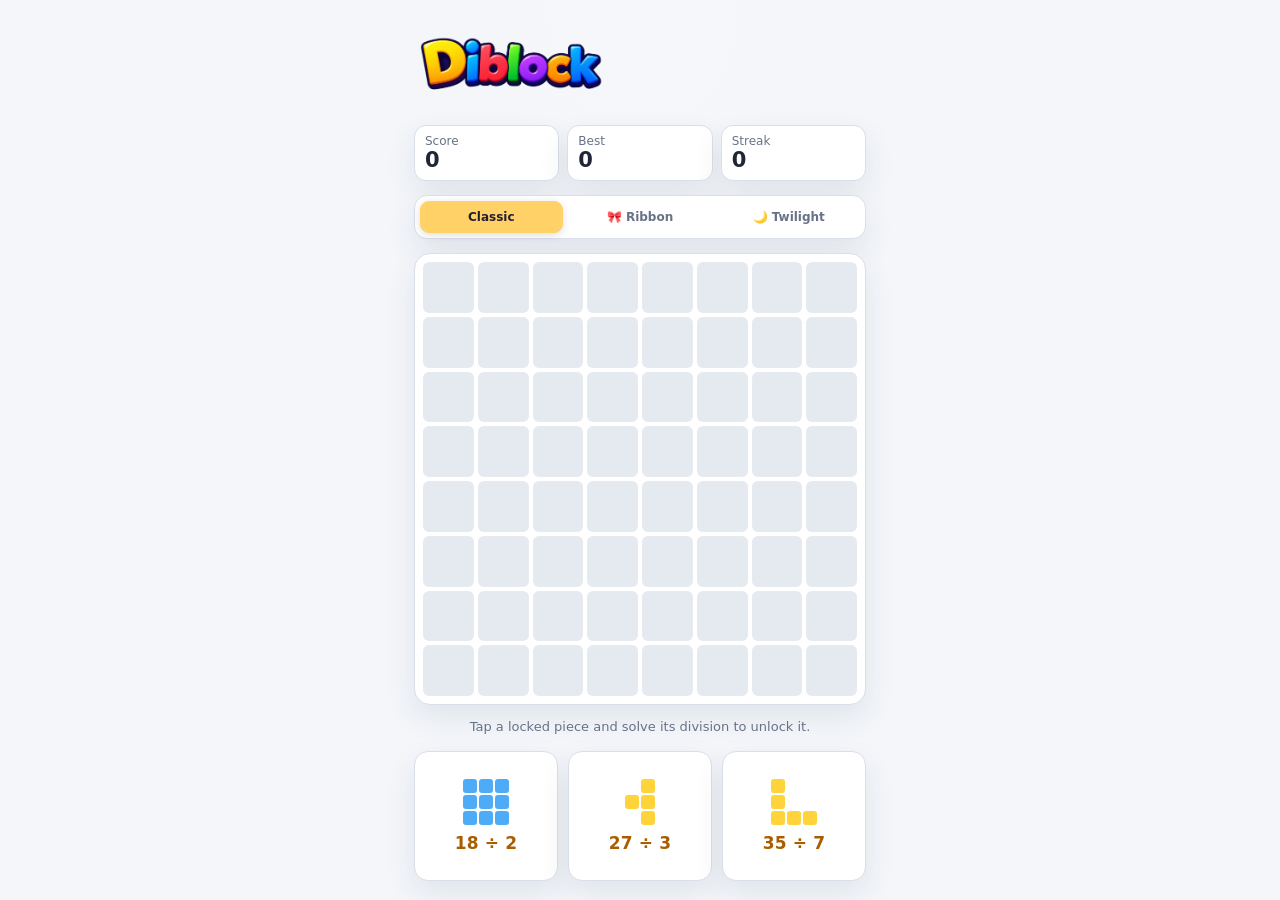
<file: index.html>
<!DOCTYPE html>
<html lang="en">
<head>
<meta charset="utf-8">
<meta name="viewport" content="width=device-width,initial-scale=1,viewport-fit=cover">
<title>Division Block Blast</title>
<link rel="icon" type="image/png" href="diblock%20-%20icon.png">
<link rel="stylesheet" href="style.css">
</head>
<body>
<div id="app">
  <header>
    <h1 class="brand"><img class="brand-logo" src="diblock%20-%20logo.png" alt="Diblock"></h1>
    <div class="stats"><div>Score<b id="score">0</b></div><div>Best<b id="best">0</b></div><div>Streak<b id="streak">0</b></div></div>
  </header>
  <nav class="themes" aria-label="Choose a theme">
    <button class="theme-button" type="button" data-theme="classic" aria-pressed="true">Classic</button>
    <button class="theme-button" type="button" data-theme="ribbon" aria-pressed="false">🎀 Ribbon</button>
    <button class="theme-button" type="button" data-theme="twilight" aria-pressed="false">🌙 Twilight</button>
  </nav>
  <div id="board"></div>
  <div id="msg">Tap a locked piece and solve its division to unlock it.</div>
  <div id="tray"></div>
</div>
<div id="ghost"></div>

<div class="modal" id="qm"><div class="box" id="qbox">
  <h2>Solve to unlock the piece</h2>
  <div class="ld"><span class="d" id="qd"></span><span class="n" id="qn"></span></div>
  <div class="ans">
    <label>Quotient<input id="aq" type="number" inputmode="numeric"></label>
    <label id="rl">Remainder<input id="ar" type="number" inputmode="numeric"></label>
  </div>
  <div id="qerr"></div>
  <div class="row"><button class="g" id="qc">Cancel</button><button id="qs">Check</button></div>
</div></div>

<div class="modal" id="over"><div class="box">
  <h2>Game over</h2>
  <div class="final-score" id="fs">0</div>
  <div class="game-over-copy">No more pieces fit on the board.</div>
  <div class="row"><button id="again">Play again</button></div>
</div></div>

<script src="script.js"></script>
</body>
</html>
</file>
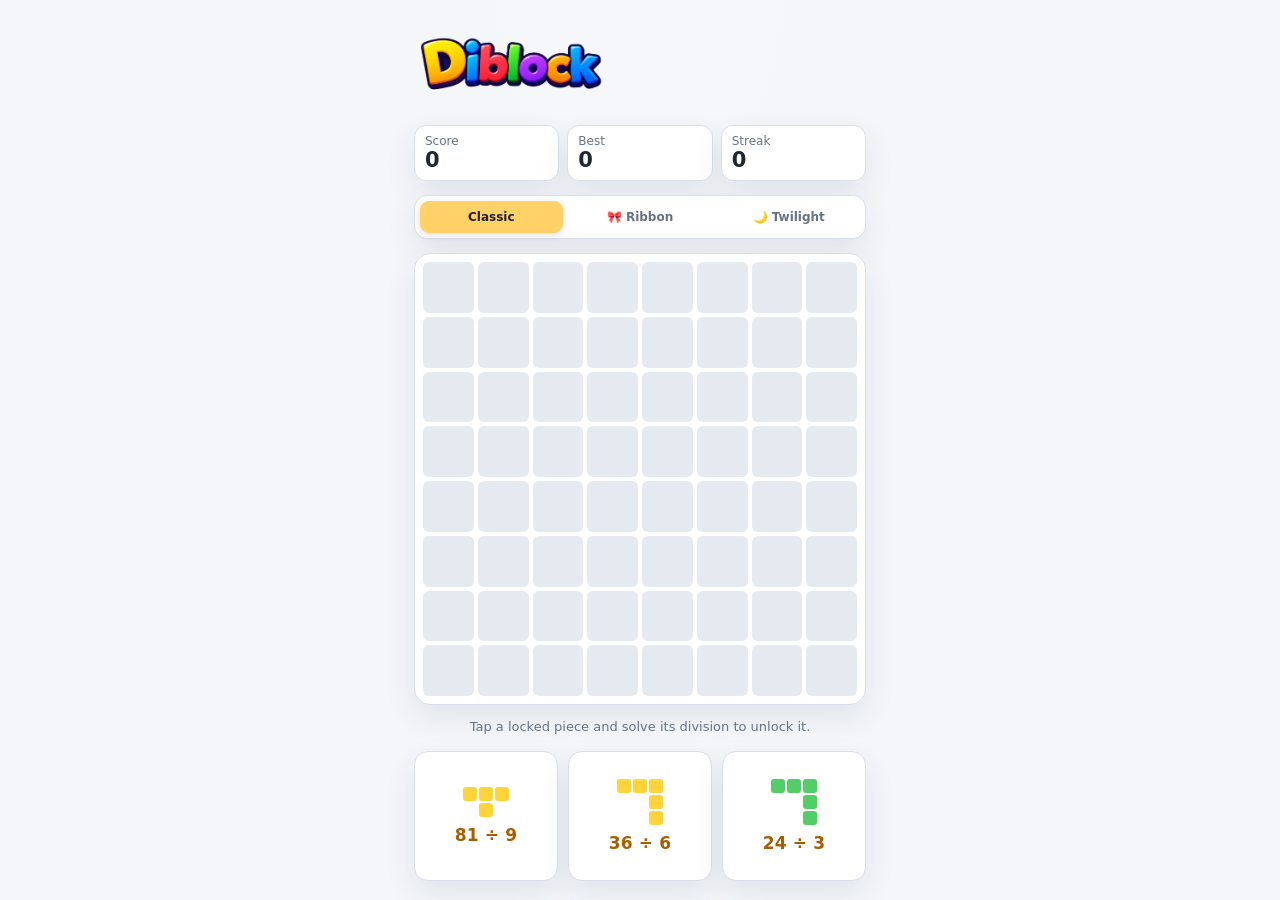
<file: division-block-blast.html>
<!DOCTYPE html>
<html lang="en">
<head>
<meta charset="utf-8">
<meta name="viewport" content="width=device-width,initial-scale=1">
<meta http-equiv="refresh" content="0;url=index.html">
<title>Division Block Blast</title>
<link rel="canonical" href="index.html">
</head>
<body>
<p>The game has moved to <a href="index.html">Division Block Blast</a>.</p>
</body>
</html>
</file>
<file: style.css>
:root{color-scheme:light;--bg:#f4f6fa;--panel:#ffffff;--panel-raised:#edf0f5;--cell:#e5e9f0;--text:#202638;--mut:#687287;--acc:#ffd166;--accent-ink:#a85e00;--ready:#268253;--line:#d8deea;--shadow:0 12px 30px #25314a18}
:root[data-theme="ribbon"]{color-scheme:light;--bg:#f8dce8;--panel:#fff1f6;--panel-raised:#ffe5ef;--cell:#f4ccdc;--text:#542b43;--mut:#93647c;--acc:#dd4f91;--accent-ink:#a62864;--ready:#267350;--line:#e9aec9;--shadow:0 12px 30px #a64a7330}
:root[data-theme="twilight"]{color-scheme:dark;--bg:#111a39;--panel:#1c2a52;--panel-raised:#263963;--cell:#2b3e68;--text:#edf3ff;--mut:#a9bbdf;--acc:#8dc8ff;--accent-ink:#a9d9ff;--ready:#70e3b6;--line:#3a5584;--shadow:0 12px 30px #070d2580}
*{box-sizing:border-box;-webkit-tap-highlight-color:transparent}
html,body{margin:0;min-height:100%;background:var(--bg);color:var(--text);font-family:system-ui,Segoe UI,Roboto,sans-serif;touch-action:pan-y;user-select:none}
body{min-height:100vh;background-image:radial-gradient(ellipse at 50% 0%,#ffffff14,transparent 55%)}
#app{max-width:480px;min-height:100vh;margin:0 auto;padding:18px 14px;display:flex;flex-direction:column;gap:14px}
header{display:flex;flex-direction:column;gap:12px}
h1{font-size:20px;margin:0;letter-spacing:.01em}
.brand-logo{display:block;width:190px;max-width:55vw;height:auto}
.stats{display:grid;grid-template-columns:repeat(3,1fr);gap:8px;font-size:12px;color:var(--mut)}
.stats>div{background:var(--panel);border:1px solid var(--line);border-radius:12px;padding:8px 10px;box-shadow:var(--shadow)}
.stats b{display:block;font-size:21px;line-height:1.15;color:var(--text)}
.themes{display:flex;gap:6px;background:var(--panel);border:1px solid var(--line);border-radius:13px;padding:5px;box-shadow:var(--shadow)}
.theme-button{flex:1;min-width:0;padding:8px 5px;border:1px solid transparent;border-radius:9px;background:transparent;color:var(--mut);font-size:12px;white-space:nowrap}
.theme-button:hover{background:var(--panel-raised);color:var(--text)}
.theme-button[aria-pressed="true"]{background:var(--acc);border-color:var(--acc);color:var(--theme-button-text,#242033);box-shadow:0 2px 8px #0002}
:root[data-theme="ribbon"] .theme-button[aria-pressed="true"]{--theme-button-text:#fff}
:root[data-theme="twilight"] .theme-button[aria-pressed="true"]{--theme-button-text:#13213e}
#board{display:grid;grid-template-columns:repeat(8,1fr);gap:4px;background:var(--panel);border:1px solid var(--line);padding:8px;border-radius:16px;aspect-ratio:1;box-shadow:var(--shadow);touch-action:none}
.c{background:var(--cell);border:1px solid #ffffff0a;border-radius:6px;transition:background .15s,transform .15s}
.c.pv{background:#ffffff40}.c.bad{background:#ff4d6d55}
#tray{display:grid;grid-template-columns:repeat(3,1fr);gap:10px}
.slot{background:var(--panel);border:1px solid var(--line);border-radius:14px;height:130px;display:flex;flex-direction:column;align-items:center;justify-content:center;gap:8px;cursor:pointer;position:relative;overflow:hidden;box-shadow:var(--shadow);transition:transform .15s,border-color .15s}
.slot:not(.used):hover{transform:translateY(-2px);border-color:var(--acc)}
.slot{touch-action:none}
.slot.used{opacity:.15;pointer-events:none}
.slot.locked .mini{opacity:1;filter:none}
.slot .q{font-weight:800;font-size:17px;letter-spacing:.01em;color:var(--accent-ink)}
.slot.open .q{color:var(--ready)}
.mini{display:grid;gap:2px}
.mini i{width:14px;height:14px;border-radius:3px;display:block}
#msg{text-align:center;color:var(--mut);font-size:13px;min-height:18px;padding:0 6px}
#ghost{position:fixed;pointer-events:none;display:grid;gap:3px;z-index:20;opacity:.9}
#ghost i{border-radius:5px;display:block}
.modal{position:fixed;inset:0;background:#000a;display:none;align-items:center;justify-content:center;z-index:30}
.modal.on{display:flex}
.box{background:var(--panel);border:1px solid var(--line);padding:22px;border-radius:18px;width:min(340px,92vw);text-align:center;box-shadow:var(--shadow)}
.box h2{margin:0 0 4px;font-size:16px;color:var(--mut);font-weight:500}
.ld{font:700 34px ui-monospace,Menlo,Consolas,monospace;margin:14px 0;display:flex;justify-content:center;align-items:center}
.ld .d{padding-right:8px}
.ld .n{border-left:3px solid var(--text);border-top:3px solid var(--text);padding:2px 10px;border-radius:6px 0 0 0}
.ans{display:flex;gap:10px;justify-content:center;align-items:center;margin:10px 0}
.ans label{font-size:12px;color:var(--mut);display:flex;flex-direction:column;gap:4px}
input{width:84px;font-size:22px;padding:8px;text-align:center;border-radius:8px;border:2px solid var(--line);background:var(--bg);color:var(--text)}
input:focus{outline:none;border-color:var(--acc)}
button{font:inherit;font-weight:600;border:0;border-radius:10px;padding:10px 18px;background:var(--acc);color:#222;cursor:pointer;transition:filter .15s}
button:hover{filter:brightness(1.06)}
button:focus-visible{outline:3px solid var(--text);outline-offset:2px}
button.g{background:var(--panel-raised);color:var(--text)}
.row{display:flex;gap:10px;justify-content:center;margin-top:8px}
.shake{animation:sh .3s}
@keyframes sh{25%{transform:translateX(-8px)}75%{transform:translateX(8px)}}
#qerr{color:#ff8fa3;min-height:20px;font-size:13px}
#over h2{font-size:24px;color:var(--text)}
.final-score{font-size:40px;font-weight:800}
.game-over-copy{color:var(--mut)}
.pad{height:6px}
@media(max-width:480px){
  #app{min-height:100svh;padding:max(10px,env(safe-area-inset-top)) max(12px,env(safe-area-inset-right)) max(10px,env(safe-area-inset-bottom)) max(12px,env(safe-area-inset-left));gap:10px}
  header{flex-direction:row;align-items:center;justify-content:space-between;gap:8px}
  .brand-logo{width:clamp(92px,32vw,132px);max-width:none}
  .stats{flex:1;max-width:230px;gap:5px;font-size:10px}
  .stats>div{padding:6px 7px;border-radius:10px}
  .stats b{font-size:18px}
  .themes{gap:4px;padding:4px}
  .theme-button{padding:7px 3px;font-size:11px}
  #board{width:min(100%,max(220px,calc(100svh - 340px)));margin-inline:auto}
  #tray{gap:7px}
  .slot{height:108px;border-radius:12px;gap:7px}
  .mini i{width:16px;height:16px;border-radius:4px;box-shadow:inset 0 0 0 1px #0002}
  .slot .q{font-size:15px}
  #msg{font-size:12px}
}
@media(max-width:360px){
  #app{padding-inline:10px}
  .stats>div{padding:5px}
  .stats b{font-size:16px}
  .theme-button{font-size:10px}
}
</file>
